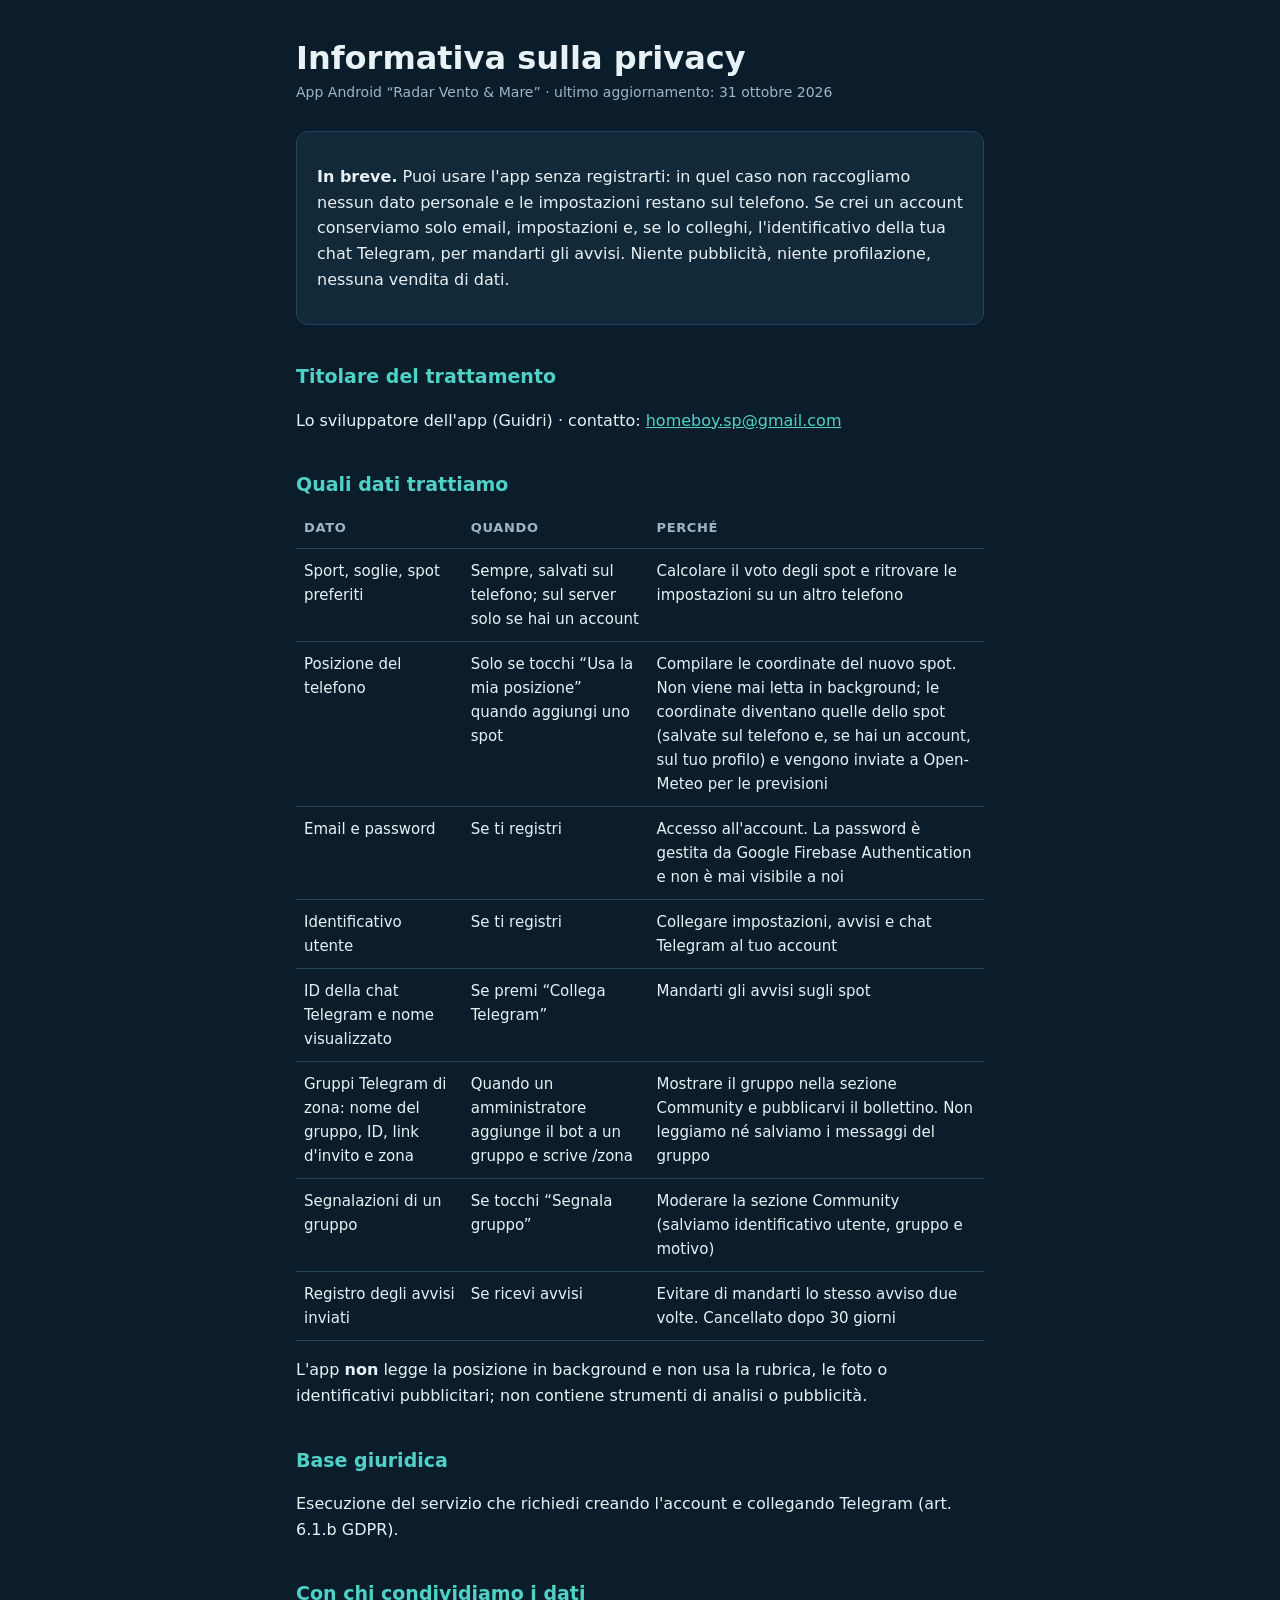
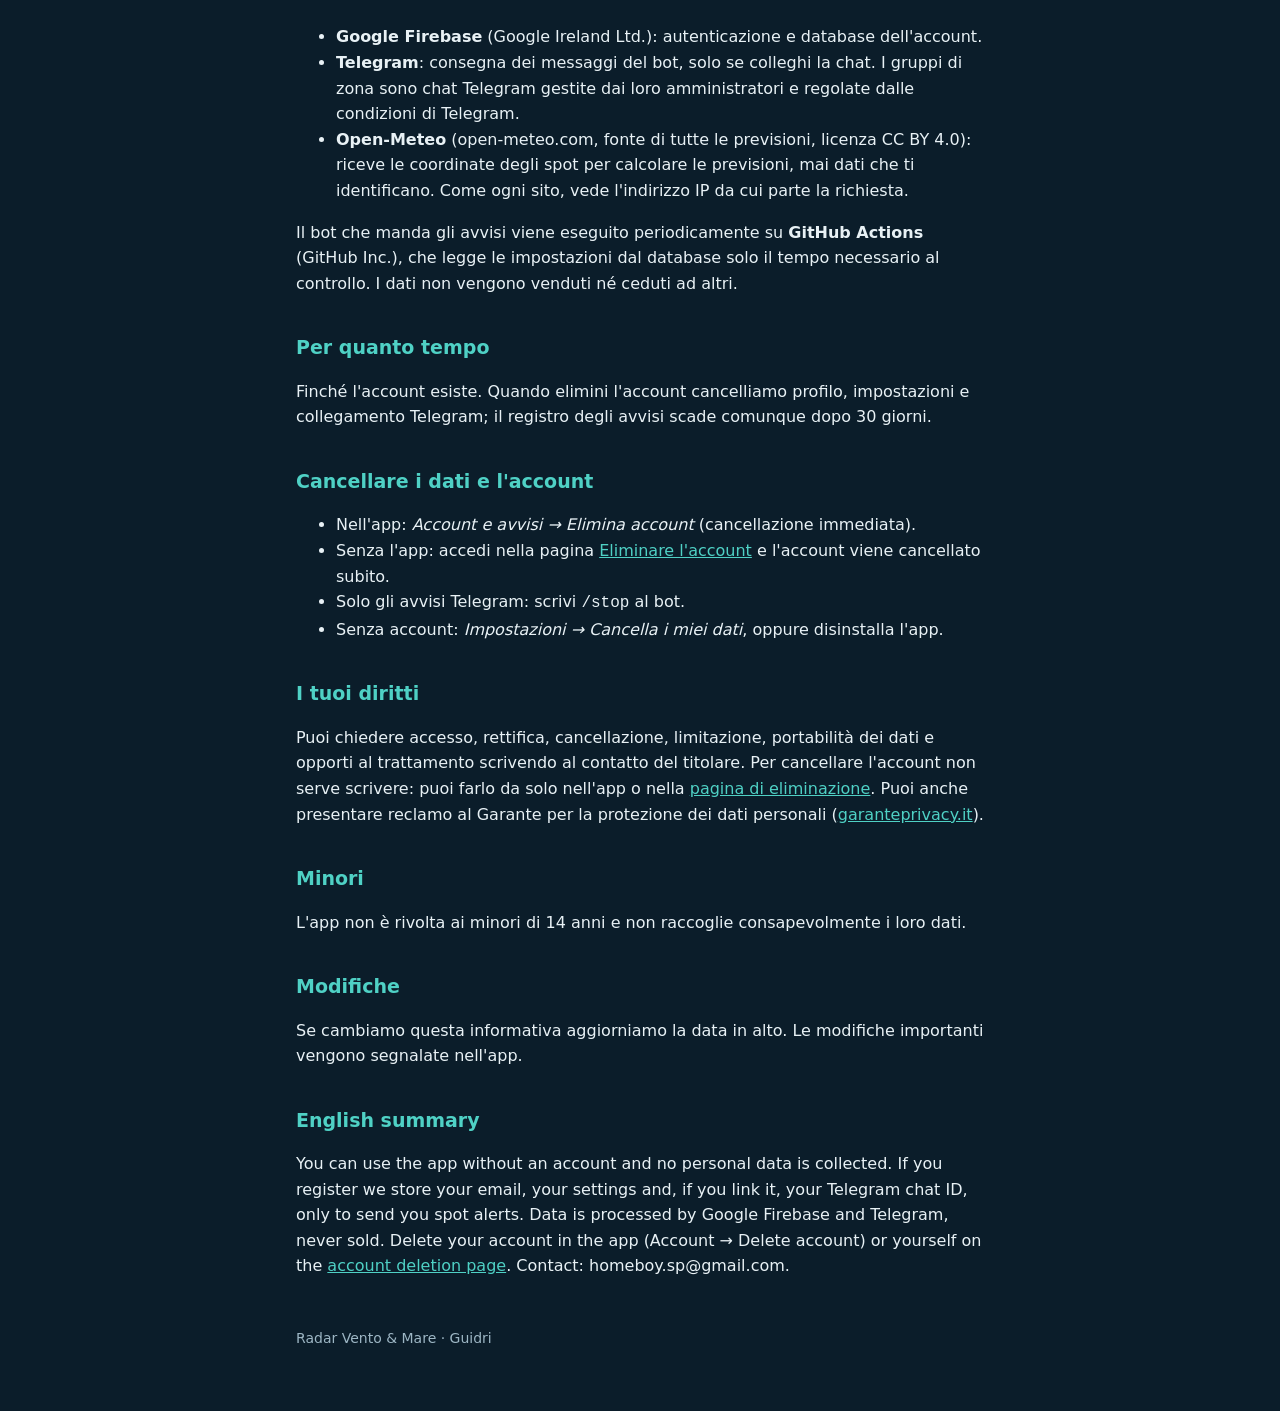
<file: index.html>
<!doctype html>
<html lang="it">
<head>
<meta charset="utf-8">
<meta name="viewport" content="width=device-width,initial-scale=1,viewport-fit=cover">
<title>Radar Vento & Mare – Privacy</title>
<link rel="stylesheet" href="stile.css?v=2">
</head>
<body>
<main>
<h1>Informativa sulla privacy</h1>
<p class="data">App Android “Radar Vento &amp; Mare” · ultimo aggiornamento: 31 ottobre 2026</p>

<div class="box">
<p><strong>In breve.</strong> Puoi usare l'app senza registrarti: in quel caso non raccogliamo nessun dato personale e le impostazioni restano sul telefono.
Se crei un account conserviamo solo email, impostazioni e, se lo colleghi, l'identificativo della tua chat Telegram, per mandarti gli avvisi.
Niente pubblicità, niente profilazione, nessuna vendita di dati.</p>
</div>

<h2>Titolare del trattamento</h2>
<p>Lo sviluppatore dell'app (Guidri) · contatto: <a href="mailto:homeboy.sp@gmail.com">homeboy.sp@gmail.com</a></p>

<h2>Quali dati trattiamo</h2>
<div class="tab"><table>
<tr><th>Dato</th><th>Quando</th><th>Perché</th></tr>
<tr><td>Sport, soglie, spot preferiti</td><td>Sempre, salvati sul telefono; sul server solo se hai un account</td><td>Calcolare il voto degli spot e ritrovare le impostazioni su un altro telefono</td></tr>
<tr><td>Posizione del telefono</td><td>Solo se tocchi “Usa la mia posizione” quando aggiungi uno spot</td><td>Compilare le coordinate del nuovo spot. Non viene mai letta in background; le coordinate diventano quelle dello spot (salvate sul telefono e, se hai un account, sul tuo profilo) e vengono inviate a Open-Meteo per le previsioni</td></tr>
<tr><td>Email e password</td><td>Se ti registri</td><td>Accesso all'account. La password è gestita da Google Firebase Authentication e non è mai visibile a noi</td></tr>
<tr><td>Identificativo utente</td><td>Se ti registri</td><td>Collegare impostazioni, avvisi e chat Telegram al tuo account</td></tr>
<tr><td>ID della chat Telegram e nome visualizzato</td><td>Se premi “Collega Telegram”</td><td>Mandarti gli avvisi sugli spot</td></tr>
<tr><td>Gruppi Telegram di zona: nome del gruppo, ID, link d'invito e zona</td><td>Quando un amministratore aggiunge il bot a un gruppo e scrive /zona</td><td>Mostrare il gruppo nella sezione Community e pubblicarvi il bollettino. Non leggiamo né salviamo i messaggi del gruppo</td></tr>
<tr><td>Segnalazioni di un gruppo</td><td>Se tocchi “Segnala gruppo”</td><td>Moderare la sezione Community (salviamo identificativo utente, gruppo e motivo)</td></tr>
<tr><td>Registro degli avvisi inviati</td><td>Se ricevi avvisi</td><td>Evitare di mandarti lo stesso avviso due volte. Cancellato dopo 30 giorni</td></tr>
</table></div>
<p>L'app <strong>non</strong> legge la posizione in background e non usa la rubrica, le foto o identificativi pubblicitari; non contiene strumenti di analisi o pubblicità.</p>

<h2>Base giuridica</h2>
<p>Esecuzione del servizio che richiedi creando l'account e collegando Telegram (art. 6.1.b GDPR).</p>

<h2>Con chi condividiamo i dati</h2>
<ul>
<li><strong>Google Firebase</strong> (Google Ireland Ltd.): autenticazione e database dell'account.</li>
<li><strong>Telegram</strong>: consegna dei messaggi del bot, solo se colleghi la chat. I gruppi di zona sono chat Telegram gestite dai loro amministratori e regolate dalle condizioni di Telegram.</li>
<li><strong>Open-Meteo</strong> (open-meteo.com, fonte di tutte le previsioni, licenza CC BY 4.0): riceve le coordinate degli spot per calcolare le previsioni, mai dati che ti identificano. Come ogni sito, vede l'indirizzo IP da cui parte la richiesta.</li>
</ul>
<p>Il bot che manda gli avvisi viene eseguito periodicamente su <strong>GitHub Actions</strong> (GitHub Inc.), che legge le impostazioni dal database solo il tempo necessario al controllo. I dati non vengono venduti né ceduti ad altri.</p>

<h2>Per quanto tempo</h2>
<p>Finché l'account esiste. Quando elimini l'account cancelliamo profilo, impostazioni e collegamento Telegram; il registro degli avvisi scade comunque dopo 30 giorni.</p>

<h2>Cancellare i dati e l'account</h2>
<ul>
<li>Nell'app: <em>Account e avvisi → Elimina account</em> (cancellazione immediata).</li>
<li>Senza l'app: accedi nella pagina <a href="elimina-account.html">Eliminare l'account</a> e l'account viene cancellato subito.</li>
<li>Solo gli avvisi Telegram: scrivi <code>/stop</code> al bot.</li>
<li>Senza account: <em>Impostazioni → Cancella i miei dati</em>, oppure disinstalla l'app.</li>
</ul>

<h2>I tuoi diritti</h2>
<p>Puoi chiedere accesso, rettifica, cancellazione, limitazione, portabilità dei dati e opporti al trattamento scrivendo al contatto del titolare. Per cancellare l'account non serve scrivere: puoi farlo da solo nell'app o nella <a href="elimina-account.html">pagina di eliminazione</a>. Puoi anche presentare reclamo al Garante per la protezione dei dati personali (<a href="https://www.garanteprivacy.it">garanteprivacy.it</a>).</p>

<h2>Minori</h2>
<p>L'app non è rivolta ai minori di 14 anni e non raccoglie consapevolmente i loro dati.</p>

<h2>Modifiche</h2>
<p>Se cambiamo questa informativa aggiorniamo la data in alto. Le modifiche importanti vengono segnalate nell'app.</p>

<h2>English summary</h2>
<p>You can use the app without an account and no personal data is collected. If you register we store your email, your settings and, if you link it, your Telegram chat ID, only to send you spot alerts. Data is processed by Google Firebase and Telegram, never sold. Delete your account in the app (Account → Delete account) or yourself on the <a href="elimina-account.html">account deletion page</a>. Contact: homeboy.sp@gmail.com.</p>

<footer>Radar Vento &amp; Mare · Guidri</footer>
</main>
</body>
</html>
</file>
<file: stile.css>
:root{--sfondo:#0B1D2A;--carta:#12293A;--testo:#E8F1F5;--tenue:#9DB6C4;--accento:#4FD1C5;--bordo:#23445A}
*{box-sizing:border-box}
body{margin:0;background:var(--sfondo);color:var(--testo);font:16px/1.6 system-ui,-apple-system,"Segoe UI",Roboto,sans-serif}
main{max-width:720px;margin:0 auto;padding:40px max(16px,env(safe-area-inset-left)) 64px max(16px,env(safe-area-inset-right))}
h1{font-size:32px;line-height:1.15;margin:0 0 4px;text-wrap:balance}
h2{font-size:19px;margin:36px 0 8px;color:var(--accento)}
p,li{color:var(--testo)}
.data{color:var(--tenue);font-size:14px;margin:0 0 28px}
.box{background:var(--carta);border:1px solid var(--bordo);border-radius:12px;padding:16px 20px}
table{width:100%;border-collapse:collapse;font-size:15px}
td,th{text-align:left;vertical-align:top;padding:10px 8px;border-bottom:1px solid var(--bordo)}
th{color:var(--tenue);font-weight:600;font-size:13px;text-transform:uppercase;letter-spacing:.05em}
.tab{overflow-x:auto}
a{color:var(--accento)}
ol li{margin-bottom:6px}
footer{margin-top:48px;color:var(--tenue);font-size:14px}
form{display:flex;flex-direction:column;gap:8px;margin:12px 0}
label{color:var(--tenue);font-size:14px}
input[type=email],input[type=password]{font:inherit;padding:12px;border-radius:8px;border:1px solid var(--bordo);background:var(--sfondo);color:var(--testo);width:100%}
.spunta{display:flex;gap:8px;align-items:center;color:var(--testo);margin-top:6px}
button{font:inherit;font-weight:600;padding:12px 16px;border-radius:8px;border:0;background:#E5484D;color:#fff;cursor:pointer;margin-top:8px}
button:disabled{opacity:.6}
button.link{background:none;color:var(--accento);font-weight:400;padding:4px 0;align-self:flex-start}
#esito{margin:4px 0 0;min-height:1.6em}
#esito.ok{color:var(--accento)}
#esito.errore{color:#FF8A8A}
</file>
